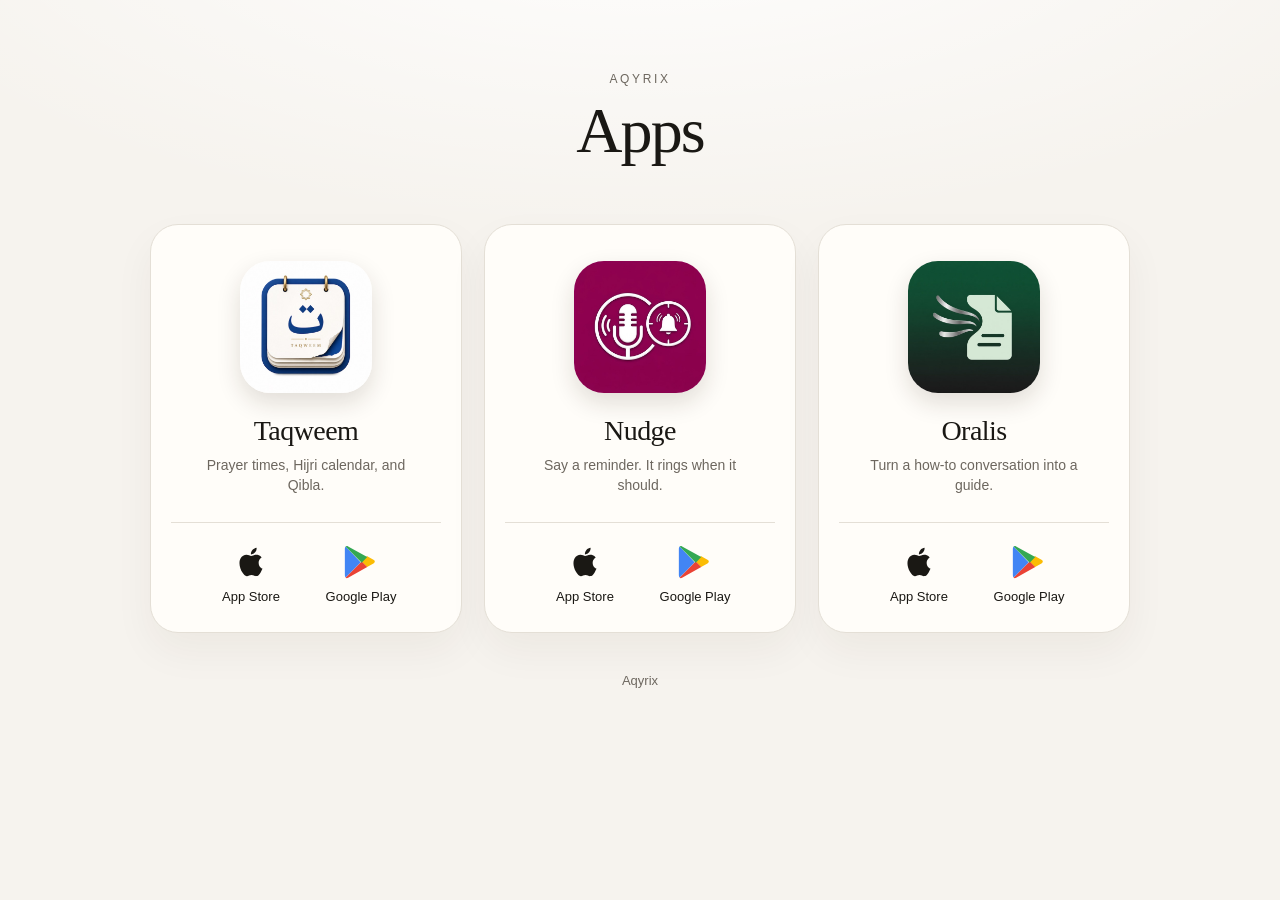
<file: index.html>
<!DOCTYPE html>
<html lang="en">
<head>
  <meta charset="utf-8">
  <meta name="viewport" content="width=device-width, initial-scale=1">
  <title>Aqyrix Apps</title>
  <meta name="description" content="Taqweem, Nudge, and Oralis on the App Store and Google Play.">
  <link rel="stylesheet" href="site.css">
</head>
<body data-page="home">
  <main>
    <header>
      <p>Aqyrix</p>
      <h1 data-i18n="title">Apps</h1>
    </header>

    <section class="apps">
      <article>
        <a class="app-link" href="taqweem/">
          <img class="icon" src="icons/taqweem.png" width="132" height="132" alt="">
          <h2>Taqweem</h2>
        </a>
        <p class="blurb" data-i18n="taqweem">Prayer times, Hijri calendar, and Qibla.</p>
        <div class="stores">
          <a class="store" href="https://apps.apple.com/app/taqweem-aqyrix/id6780969293">
            <svg viewBox="0 0 24 24" aria-hidden="true">
              <path fill="currentColor" d="M18.71 19.5c-.83 1.24-1.71 2.45-3.05 2.47-1.34.03-1.77-.79-3.29-.79-1.53 0-2 .77-3.27.82-1.31.05-2.3-1.32-3.14-2.53C4.25 17 2.94 12.45 4.7 9.39c.87-1.52 2.43-2.48 4.12-2.51 1.28-.02 2.5.87 3.29.87.78 0 2.26-1.07 3.81-.91.65.03 2.47.26 3.64 1.98-.09.06-2.17 1.28-2.15 3.81.03 3.02 2.65 4.03 2.68 4.04-.03.07-.42 1.44-1.38 2.83M13 3.5c.73-.83 1.94-1.46 2.94-1.5.13 1.17-.34 2.35-1.04 3.19-.69.85-1.83 1.51-2.95 1.42-.15-1.15.41-2.35 1.05-3.11z"/>
            </svg>
            <span data-i18n="store.apple">App Store</span>
          </a>
          <a class="store" href="https://play.google.com/store/apps/details?id=com.aqyrix.taqweem">
            <svg viewBox="0 0 24 24" aria-hidden="true">
              <path fill="#4285F4" d="M1.1 1.2C.8 1.5.6 2 .6 2.6v18.8c0 .6.2 1.1.5 1.4l.1.1 10.5-10.5v-.2L1.2 1.1z"/>
              <path fill="#FBBC04" d="M16.3 15.6l-3.8-3.8v-.2l3.8-3.8.1.1 4.4 2.5c1.3.7 1.3 1.9 0 2.6l-4.5 2.6z"/>
              <path fill="#EA4335" d="M16.4 15.5l-3.9-3.8L1.1 23.1c.4.4 1.1.5 1.8.1l13.5-7.7z"/>
              <path fill="#34A853" d="M16.4 8.5 2.9 1c-.7-.4-1.4-.3-1.8.1l11.4 11.4 3.9-4z"/>
            </svg>
            <span data-i18n="store.google">Google Play</span>
          </a>
        </div>
      </article>

      <article>
        <a class="app-link" href="nudge/">
          <img class="icon" src="icons/nudge.png" width="132" height="132" alt="">
          <h2>Nudge</h2>
        </a>
        <p class="blurb" data-i18n="nudge">Say a reminder. It rings when it should.</p>
        <div class="stores">
          <a class="store" href="https://apps.apple.com/app/nudge-aqyrix/id6821539760">
            <svg viewBox="0 0 24 24" aria-hidden="true">
              <path fill="currentColor" d="M18.71 19.5c-.83 1.24-1.71 2.45-3.05 2.47-1.34.03-1.77-.79-3.29-.79-1.53 0-2 .77-3.27.82-1.31.05-2.3-1.32-3.14-2.53C4.25 17 2.94 12.45 4.7 9.39c.87-1.52 2.43-2.48 4.12-2.51 1.28-.02 2.5.87 3.29.87.78 0 2.26-1.07 3.81-.91.65.03 2.47.26 3.64 1.98-.09.06-2.17 1.28-2.15 3.81.03 3.02 2.65 4.03 2.68 4.04-.03.07-.42 1.44-1.38 2.83M13 3.5c.73-.83 1.94-1.46 2.94-1.5.13 1.17-.34 2.35-1.04 3.19-.69.85-1.83 1.51-2.95 1.42-.15-1.15.41-2.35 1.05-3.11z"/>
            </svg>
            <span data-i18n="store.apple">App Store</span>
          </a>
          <a class="store" href="https://play.google.com/store/apps/details?id=com.aqyrix.nudge">
            <svg viewBox="0 0 24 24" aria-hidden="true">
              <path fill="#4285F4" d="M1.1 1.2C.8 1.5.6 2 .6 2.6v18.8c0 .6.2 1.1.5 1.4l.1.1 10.5-10.5v-.2L1.2 1.1z"/>
              <path fill="#FBBC04" d="M16.3 15.6l-3.8-3.8v-.2l3.8-3.8.1.1 4.4 2.5c1.3.7 1.3 1.9 0 2.6l-4.5 2.6z"/>
              <path fill="#EA4335" d="M16.4 15.5l-3.9-3.8L1.1 23.1c.4.4 1.1.5 1.8.1l13.5-7.7z"/>
              <path fill="#34A853" d="M16.4 8.5 2.9 1c-.7-.4-1.4-.3-1.8.1l11.4 11.4 3.9-4z"/>
            </svg>
            <span data-i18n="store.google">Google Play</span>
          </a>
        </div>
      </article>

      <article>
        <a class="app-link" href="oralis/">
          <img class="icon" src="icons/oralis.png" width="132" height="132" alt="">
          <h2>Oralis</h2>
        </a>
        <p class="blurb" data-i18n="oralis">Turn a how-to conversation into a guide.</p>
        <div class="stores">
          <a class="store" href="https://apps.apple.com/app/oralis-aqyrix/id6822753551">
            <svg viewBox="0 0 24 24" aria-hidden="true">
              <path fill="currentColor" d="M18.71 19.5c-.83 1.24-1.71 2.45-3.05 2.47-1.34.03-1.77-.79-3.29-.79-1.53 0-2 .77-3.27.82-1.31.05-2.3-1.32-3.14-2.53C4.25 17 2.94 12.45 4.7 9.39c.87-1.52 2.43-2.48 4.12-2.51 1.28-.02 2.5.87 3.29.87.78 0 2.26-1.07 3.81-.91.65.03 2.47.26 3.64 1.98-.09.06-2.17 1.28-2.15 3.81.03 3.02 2.65 4.03 2.68 4.04-.03.07-.42 1.44-1.38 2.83M13 3.5c.73-.83 1.94-1.46 2.94-1.5.13 1.17-.34 2.35-1.04 3.19-.69.85-1.83 1.51-2.95 1.42-.15-1.15.41-2.35 1.05-3.11z"/>
            </svg>
            <span data-i18n="store.apple">App Store</span>
          </a>
          <a class="store" href="https://play.google.com/store/apps/details?id=com.aqyrix.oralis">
            <svg viewBox="0 0 24 24" aria-hidden="true">
              <path fill="#4285F4" d="M1.1 1.2C.8 1.5.6 2 .6 2.6v18.8c0 .6.2 1.1.5 1.4l.1.1 10.5-10.5v-.2L1.2 1.1z"/>
              <path fill="#FBBC04" d="M16.3 15.6l-3.8-3.8v-.2l3.8-3.8.1.1 4.4 2.5c1.3.7 1.3 1.9 0 2.6l-4.5 2.6z"/>
              <path fill="#EA4335" d="M16.4 15.5l-3.9-3.8L1.1 23.1c.4.4 1.1.5 1.8.1l13.5-7.7z"/>
              <path fill="#34A853" d="M16.4 8.5 2.9 1c-.7-.4-1.4-.3-1.8.1l11.4 11.4 3.9-4z"/>
            </svg>
            <span data-i18n="store.google">Google Play</span>
          </a>
        </div>
      </article>
    </section>

    <footer>Aqyrix</footer>
  </main>
  <script src="site.js"></script>
  <script>Aqyrix.applyLanguage();</script>
</body>
</html>
</file>
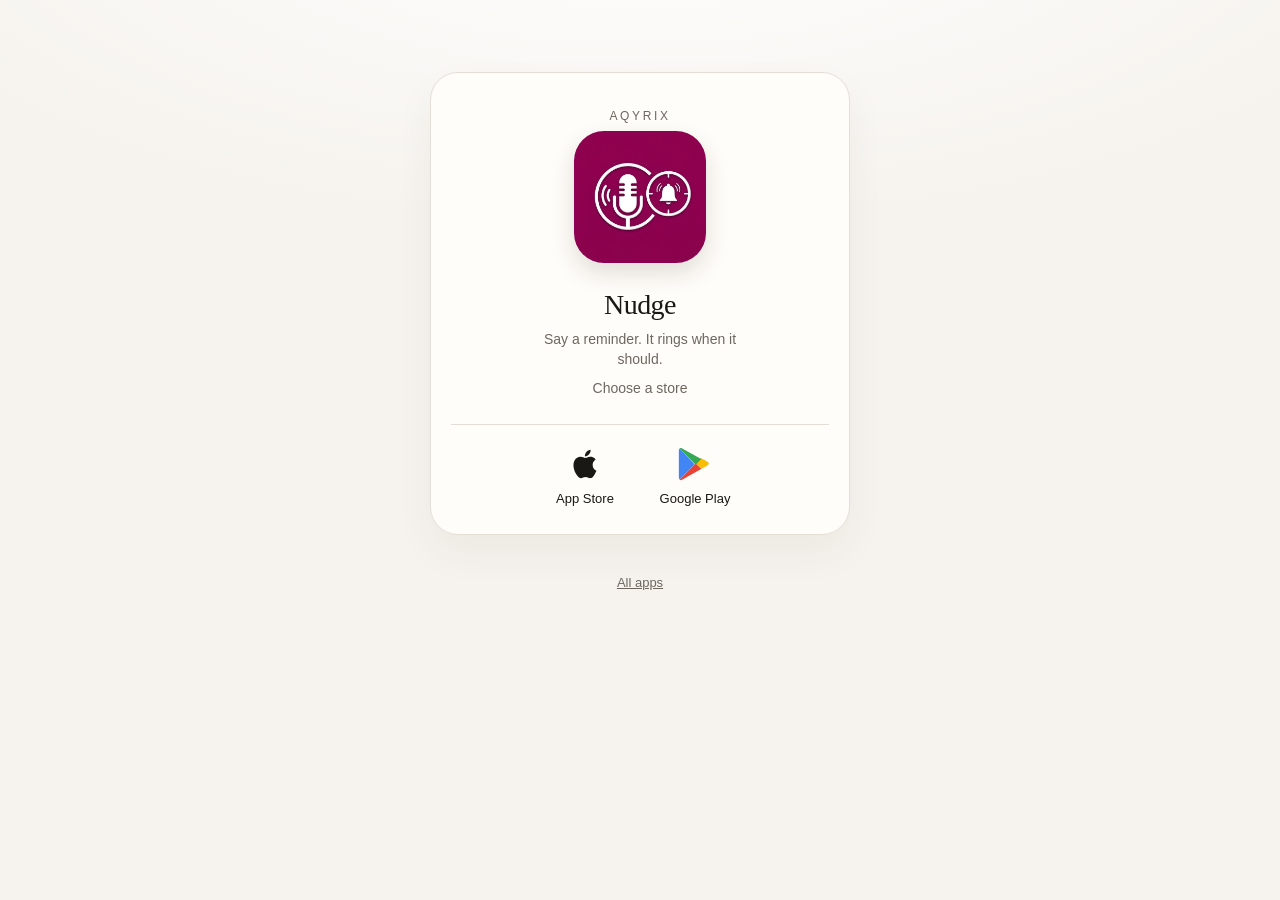
<file: nudge/index.html>
<!DOCTYPE html>
<html lang="en">
<head>
  <meta charset="utf-8">
  <meta name="viewport" content="width=device-width, initial-scale=1">
  <title>Nudge — Aqyrix</title>
  <link rel="stylesheet" href="../site.css">
  <script src="../site.js"></script>
  <script>Aqyrix.openApp("nudge");</script>
</head>
<body>
  <main>
    <article class="solo">
      <p class="kicker">Aqyrix</p>
      <img class="icon" src="../icons/nudge.png" width="132" height="132" alt="">
      <h2>Nudge</h2>
      <p class="blurb" data-i18n="nudge">Say a reminder. It rings when it should.</p>
      <p class="blurb" data-i18n="opening" data-when="store" hidden>Opening the store…</p>
      <p class="blurb" data-i18n="choose" data-when="choice" hidden>Choose a store</p>
      <div class="stores">
        <a class="store" href="https://apps.apple.com/app/nudge-aqyrix/id6821539760">
          <svg viewBox="0 0 24 24" aria-hidden="true">
            <path fill="currentColor" d="M18.71 19.5c-.83 1.24-1.71 2.45-3.05 2.47-1.34.03-1.77-.79-3.29-.79-1.53 0-2 .77-3.27.82-1.31.05-2.3-1.32-3.14-2.53C4.25 17 2.94 12.45 4.7 9.39c.87-1.52 2.43-2.48 4.12-2.51 1.28-.02 2.5.87 3.29.87.78 0 2.26-1.07 3.81-.91.65.03 2.47.26 3.64 1.98-.09.06-2.17 1.28-2.15 3.81.03 3.02 2.65 4.03 2.68 4.04-.03.07-.42 1.44-1.38 2.83M13 3.5c.73-.83 1.94-1.46 2.94-1.5.13 1.17-.34 2.35-1.04 3.19-.69.85-1.83 1.51-2.95 1.42-.15-1.15.41-2.35 1.05-3.11z"/>
          </svg>
          <span data-i18n="store.apple">App Store</span>
        </a>
        <a class="store" href="https://play.google.com/store/apps/details?id=com.aqyrix.nudge">
          <svg viewBox="0 0 24 24" aria-hidden="true">
            <path fill="#4285F4" d="M1.1 1.2C.8 1.5.6 2 .6 2.6v18.8c0 .6.2 1.1.5 1.4l.1.1 10.5-10.5v-.2L1.2 1.1z"/>
            <path fill="#FBBC04" d="M16.3 15.6l-3.8-3.8v-.2l3.8-3.8.1.1 4.4 2.5c1.3.7 1.3 1.9 0 2.6l-4.5 2.6z"/>
            <path fill="#EA4335" d="M16.4 15.5l-3.9-3.8L1.1 23.1c.4.4 1.1.5 1.8.1l13.5-7.7z"/>
            <path fill="#34A853" d="M16.4 8.5 2.9 1c-.7-.4-1.4-.3-1.8.1l11.4 11.4 3.9-4z"/>
          </svg>
          <span data-i18n="store.google">Google Play</span>
        </a>
      </div>
    </article>
    <p class="back"><a href="../" data-i18n="back">All apps</a></p>
  </main>
  <script>Aqyrix.applyLanguage();</script>
</body>
</html>
</file>
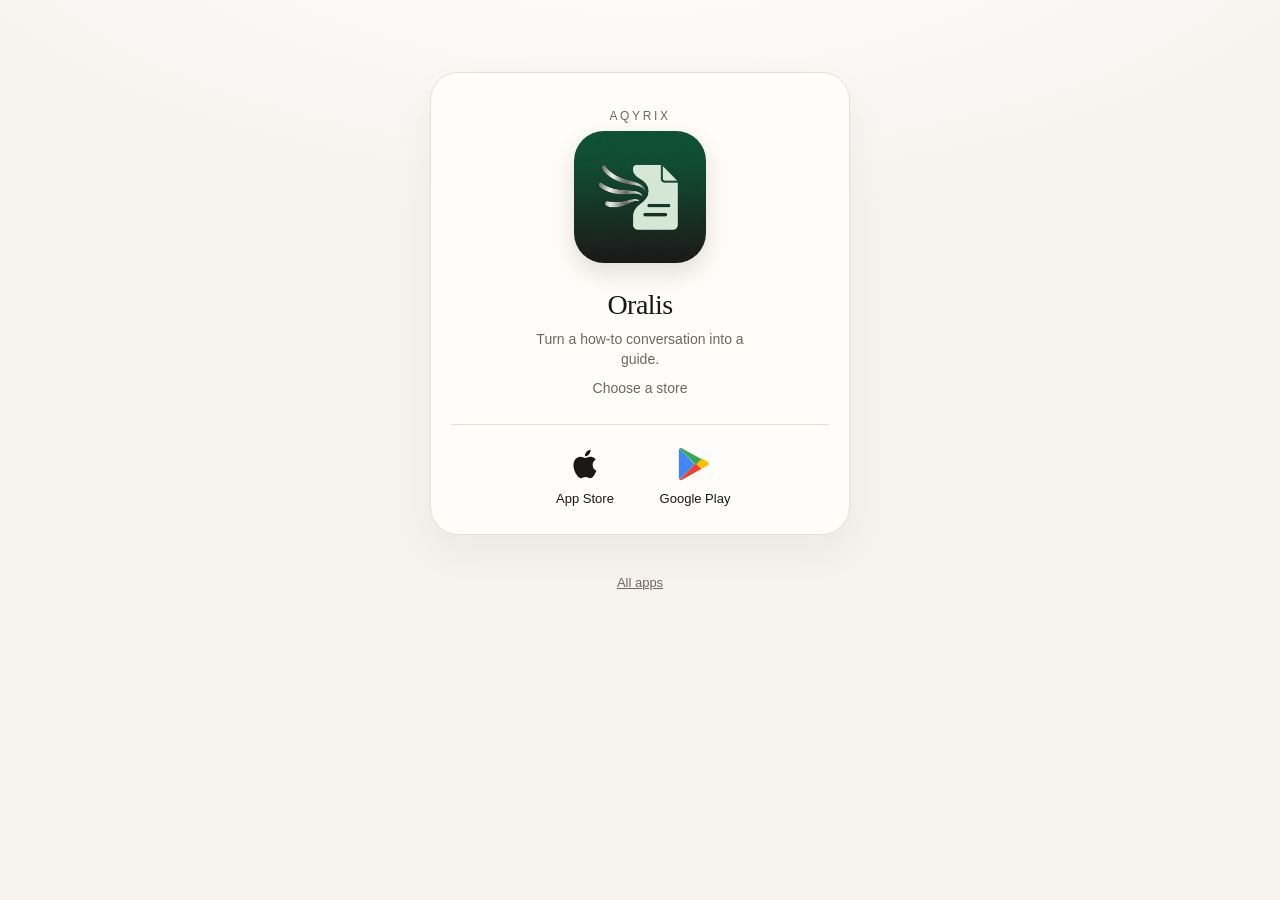
<file: oralis/index.html>
<!DOCTYPE html>
<html lang="en">
<head>
  <meta charset="utf-8">
  <meta name="viewport" content="width=device-width, initial-scale=1">
  <title>Oralis — Aqyrix</title>
  <link rel="stylesheet" href="../site.css">
  <script src="../site.js"></script>
  <script>Aqyrix.openApp("oralis");</script>
</head>
<body>
  <main>
    <article class="solo">
      <p class="kicker">Aqyrix</p>
      <img class="icon" src="../icons/oralis.png" width="132" height="132" alt="">
      <h2>Oralis</h2>
      <p class="blurb" data-i18n="oralis">Turn a how-to conversation into a guide.</p>
      <p class="blurb" data-i18n="opening" data-when="store" hidden>Opening the store…</p>
      <p class="blurb" data-i18n="choose" data-when="choice" hidden>Choose a store</p>
      <div class="stores">
        <a class="store" href="https://apps.apple.com/app/oralis-aqyrix/id6822753551">
          <svg viewBox="0 0 24 24" aria-hidden="true">
            <path fill="currentColor" d="M18.71 19.5c-.83 1.24-1.71 2.45-3.05 2.47-1.34.03-1.77-.79-3.29-.79-1.53 0-2 .77-3.27.82-1.31.05-2.3-1.32-3.14-2.53C4.25 17 2.94 12.45 4.7 9.39c.87-1.52 2.43-2.48 4.12-2.51 1.28-.02 2.5.87 3.29.87.78 0 2.26-1.07 3.81-.91.65.03 2.47.26 3.64 1.98-.09.06-2.17 1.28-2.15 3.81.03 3.02 2.65 4.03 2.68 4.04-.03.07-.42 1.44-1.38 2.83M13 3.5c.73-.83 1.94-1.46 2.94-1.5.13 1.17-.34 2.35-1.04 3.19-.69.85-1.83 1.51-2.95 1.42-.15-1.15.41-2.35 1.05-3.11z"/>
          </svg>
          <span data-i18n="store.apple">App Store</span>
        </a>
        <a class="store" href="https://play.google.com/store/apps/details?id=com.aqyrix.oralis">
          <svg viewBox="0 0 24 24" aria-hidden="true">
            <path fill="#4285F4" d="M1.1 1.2C.8 1.5.6 2 .6 2.6v18.8c0 .6.2 1.1.5 1.4l.1.1 10.5-10.5v-.2L1.2 1.1z"/>
            <path fill="#FBBC04" d="M16.3 15.6l-3.8-3.8v-.2l3.8-3.8.1.1 4.4 2.5c1.3.7 1.3 1.9 0 2.6l-4.5 2.6z"/>
            <path fill="#EA4335" d="M16.4 15.5l-3.9-3.8L1.1 23.1c.4.4 1.1.5 1.8.1l13.5-7.7z"/>
            <path fill="#34A853" d="M16.4 8.5 2.9 1c-.7-.4-1.4-.3-1.8.1l11.4 11.4 3.9-4z"/>
          </svg>
          <span data-i18n="store.google">Google Play</span>
        </a>
      </div>
    </article>
    <p class="back"><a href="../" data-i18n="back">All apps</a></p>
  </main>
  <script>Aqyrix.applyLanguage();</script>
</body>
</html>
</file>
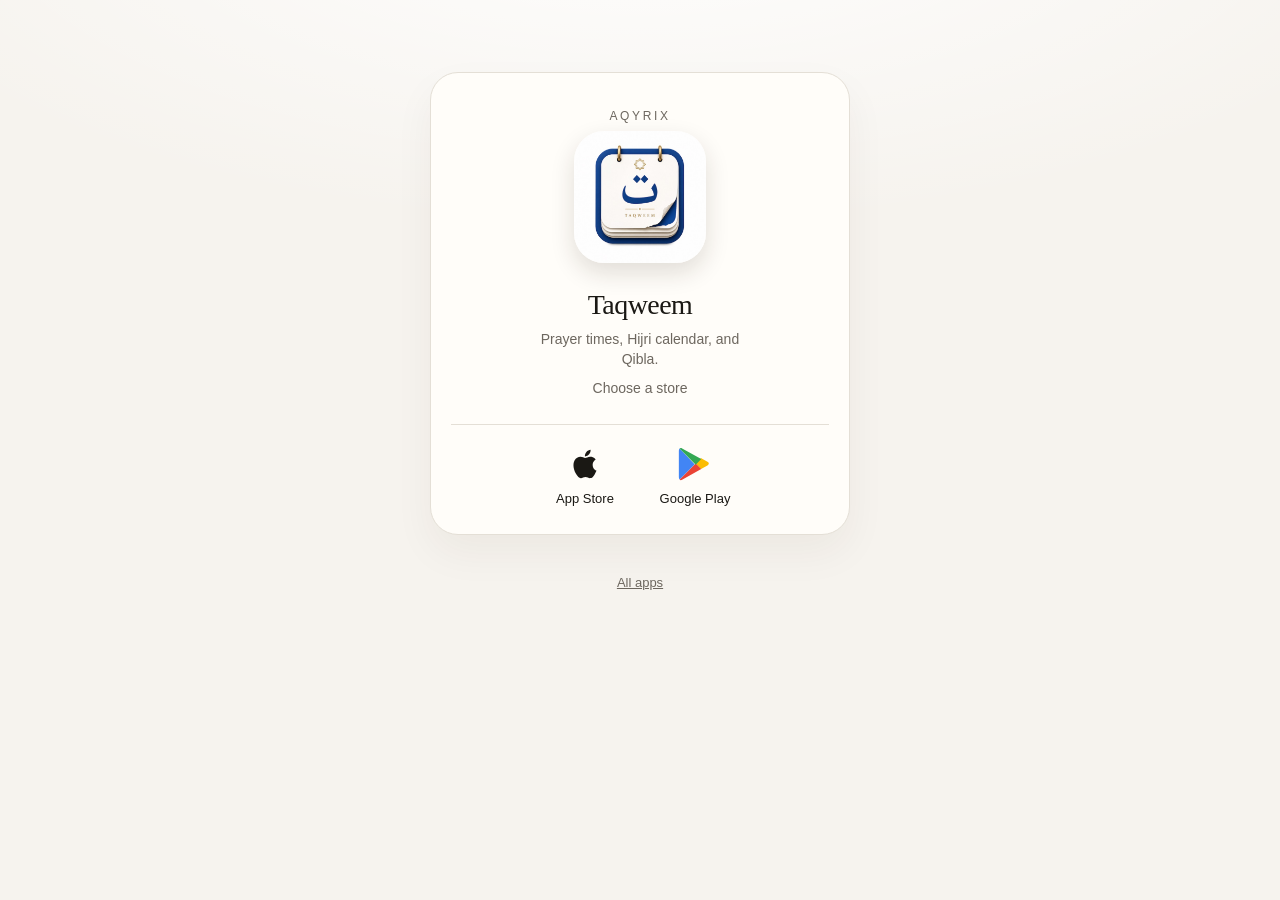
<file: taqweem/index.html>
<!DOCTYPE html>
<html lang="en">
<head>
  <meta charset="utf-8">
  <meta name="viewport" content="width=device-width, initial-scale=1">
  <title>Taqweem — Aqyrix</title>
  <link rel="stylesheet" href="../site.css">
  <script src="../site.js"></script>
  <script>Aqyrix.openApp("taqweem");</script>
</head>
<body>
  <main>
    <article class="solo">
      <p class="kicker">Aqyrix</p>
      <img class="icon" src="../icons/taqweem.png" width="132" height="132" alt="">
      <h2>Taqweem</h2>
      <p class="blurb" data-i18n="taqweem">Prayer times, Hijri calendar, and Qibla.</p>
      <p class="blurb" data-i18n="opening" data-when="store" hidden>Opening the store…</p>
      <p class="blurb" data-i18n="choose" data-when="choice" hidden>Choose a store</p>
      <div class="stores">
        <a class="store" href="https://apps.apple.com/app/taqweem-aqyrix/id6780969293">
          <svg viewBox="0 0 24 24" aria-hidden="true">
            <path fill="currentColor" d="M18.71 19.5c-.83 1.24-1.71 2.45-3.05 2.47-1.34.03-1.77-.79-3.29-.79-1.53 0-2 .77-3.27.82-1.31.05-2.3-1.32-3.14-2.53C4.25 17 2.94 12.45 4.7 9.39c.87-1.52 2.43-2.48 4.12-2.51 1.28-.02 2.5.87 3.29.87.78 0 2.26-1.07 3.81-.91.65.03 2.47.26 3.64 1.98-.09.06-2.17 1.28-2.15 3.81.03 3.02 2.65 4.03 2.68 4.04-.03.07-.42 1.44-1.38 2.83M13 3.5c.73-.83 1.94-1.46 2.94-1.5.13 1.17-.34 2.35-1.04 3.19-.69.85-1.83 1.51-2.95 1.42-.15-1.15.41-2.35 1.05-3.11z"/>
          </svg>
          <span data-i18n="store.apple">App Store</span>
        </a>
        <a class="store" href="https://play.google.com/store/apps/details?id=com.aqyrix.taqweem">
          <svg viewBox="0 0 24 24" aria-hidden="true">
            <path fill="#4285F4" d="M1.1 1.2C.8 1.5.6 2 .6 2.6v18.8c0 .6.2 1.1.5 1.4l.1.1 10.5-10.5v-.2L1.2 1.1z"/>
            <path fill="#FBBC04" d="M16.3 15.6l-3.8-3.8v-.2l3.8-3.8.1.1 4.4 2.5c1.3.7 1.3 1.9 0 2.6l-4.5 2.6z"/>
            <path fill="#EA4335" d="M16.4 15.5l-3.9-3.8L1.1 23.1c.4.4 1.1.5 1.8.1l13.5-7.7z"/>
            <path fill="#34A853" d="M16.4 8.5 2.9 1c-.7-.4-1.4-.3-1.8.1l11.4 11.4 3.9-4z"/>
          </svg>
          <span data-i18n="store.google">Google Play</span>
        </a>
      </div>
    </article>
    <p class="back"><a href="../" data-i18n="back">All apps</a></p>
  </main>
  <script>Aqyrix.applyLanguage();</script>
</body>
</html>
</file>
<file: site.css>
:root {
  --ink: #1a1814;
  --muted: #6d675f;
  --line: #e4dfd6;
  --paper: #f6f3ee;
  --card: #fffdf9;
}

* { box-sizing: border-box; }

body {
  margin: 0;
  min-height: 100vh;
  color: var(--ink);
  background:
    radial-gradient(1200px 500px at 50% -120px, #fff 0%, transparent 70%),
    var(--paper);
  font-family: "Iowan Old Style", "Palatino Linotype", Palatino, Georgia, serif;
}

main {
  width: min(980px, calc(100% - 40px));
  margin: 0 auto;
  padding: 72px 0 80px;
}

header {
  text-align: center;
  margin-bottom: 56px;
}

header p,
.kicker {
  margin: 0 0 8px;
  font-family: -apple-system, BlinkMacSystemFont, "Segoe UI", sans-serif;
  font-size: 12px;
  letter-spacing: 0.22em;
  text-transform: uppercase;
  color: var(--muted);
}

h1 {
  margin: 0;
  font-weight: 500;
  font-size: clamp(40px, 6vw, 64px);
  letter-spacing: -0.03em;
}

.apps {
  display: grid;
  grid-template-columns: repeat(3, 1fr);
  gap: 22px;
}

article {
  background: var(--card);
  border: 1px solid var(--line);
  border-radius: 28px;
  padding: 36px 20px 28px;
  text-align: center;
  box-shadow: 0 18px 40px rgba(60, 42, 20, 0.05);
}

.app-link {
  display: flex;
  flex-direction: column;
  align-items: center;
  color: inherit;
  text-decoration: none;
}

.app-link:hover h2,
.app-link:focus-visible h2 {
  text-decoration: underline;
  text-underline-offset: 4px;
}

.app-link:focus-visible {
  outline: 2px solid var(--ink);
  outline-offset: 6px;
  border-radius: 18px;
}

.icon {
  width: 132px;
  height: 132px;
  border-radius: 30px;
  object-fit: cover;
  box-shadow: 0 10px 24px rgba(40, 28, 12, 0.14);
}

h2 {
  margin: 22px 0 0;
  font-size: 28px;
  font-weight: 500;
  letter-spacing: -0.02em;
}

.blurb {
  margin: 8px auto 0;
  max-width: 220px;
  min-height: 2.8em;
  font-family: -apple-system, BlinkMacSystemFont, "Segoe UI", sans-serif;
  font-size: 14px;
  line-height: 1.45;
  color: var(--muted);
}

.stores {
  display: flex;
  justify-content: center;
  gap: 18px;
  margin-top: 26px;
  padding-top: 22px;
  border-top: 1px solid var(--line);
}

.store {
  display: flex;
  flex-direction: column;
  align-items: center;
  gap: 10px;
  width: 92px;
  color: var(--ink);
  text-decoration: none;
}

.store svg {
  width: 34px;
  height: 34px;
}

.store span {
  font-family: -apple-system, BlinkMacSystemFont, "Segoe UI", sans-serif;
  font-size: 13px;
  line-height: 1.2;
}

.store:hover span,
.store:focus-visible span {
  text-decoration: underline;
  text-underline-offset: 3px;
}

.store:focus-visible {
  outline: 2px solid var(--ink);
  outline-offset: 6px;
  border-radius: 12px;
}

footer,
.back {
  margin-top: 40px;
  text-align: center;
  font-family: -apple-system, BlinkMacSystemFont, "Segoe UI", sans-serif;
  font-size: 13px;
  color: var(--muted);
}

.back a {
  color: inherit;
}

.solo {
  width: min(420px, 100%);
  margin: 0 auto;
}

.solo .blurb { min-height: 0; }

[hidden] { display: none !important; }

@media (max-width: 760px) {
  main { padding-top: 48px; }
  .apps { grid-template-columns: 1fr; max-width: 380px; margin: 0 auto; }
  .blurb { min-height: 0; }
}
</file>
